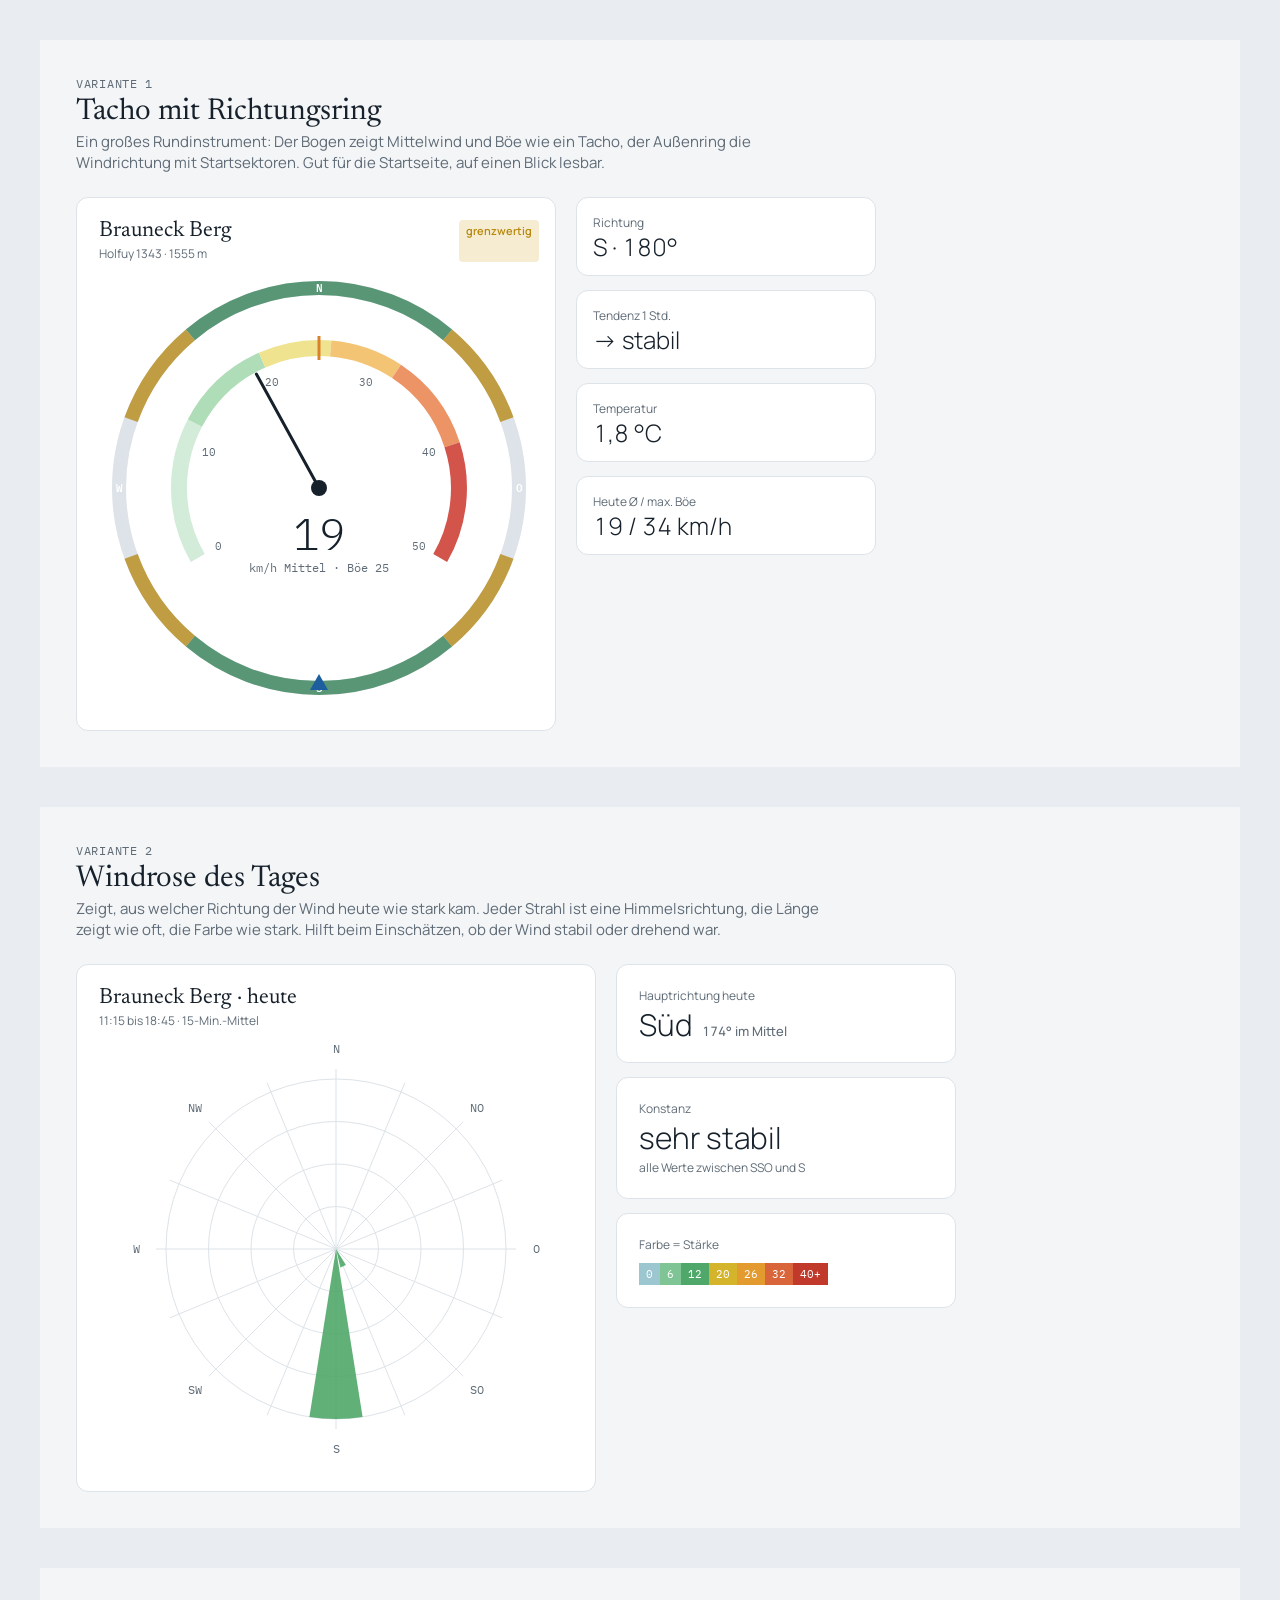
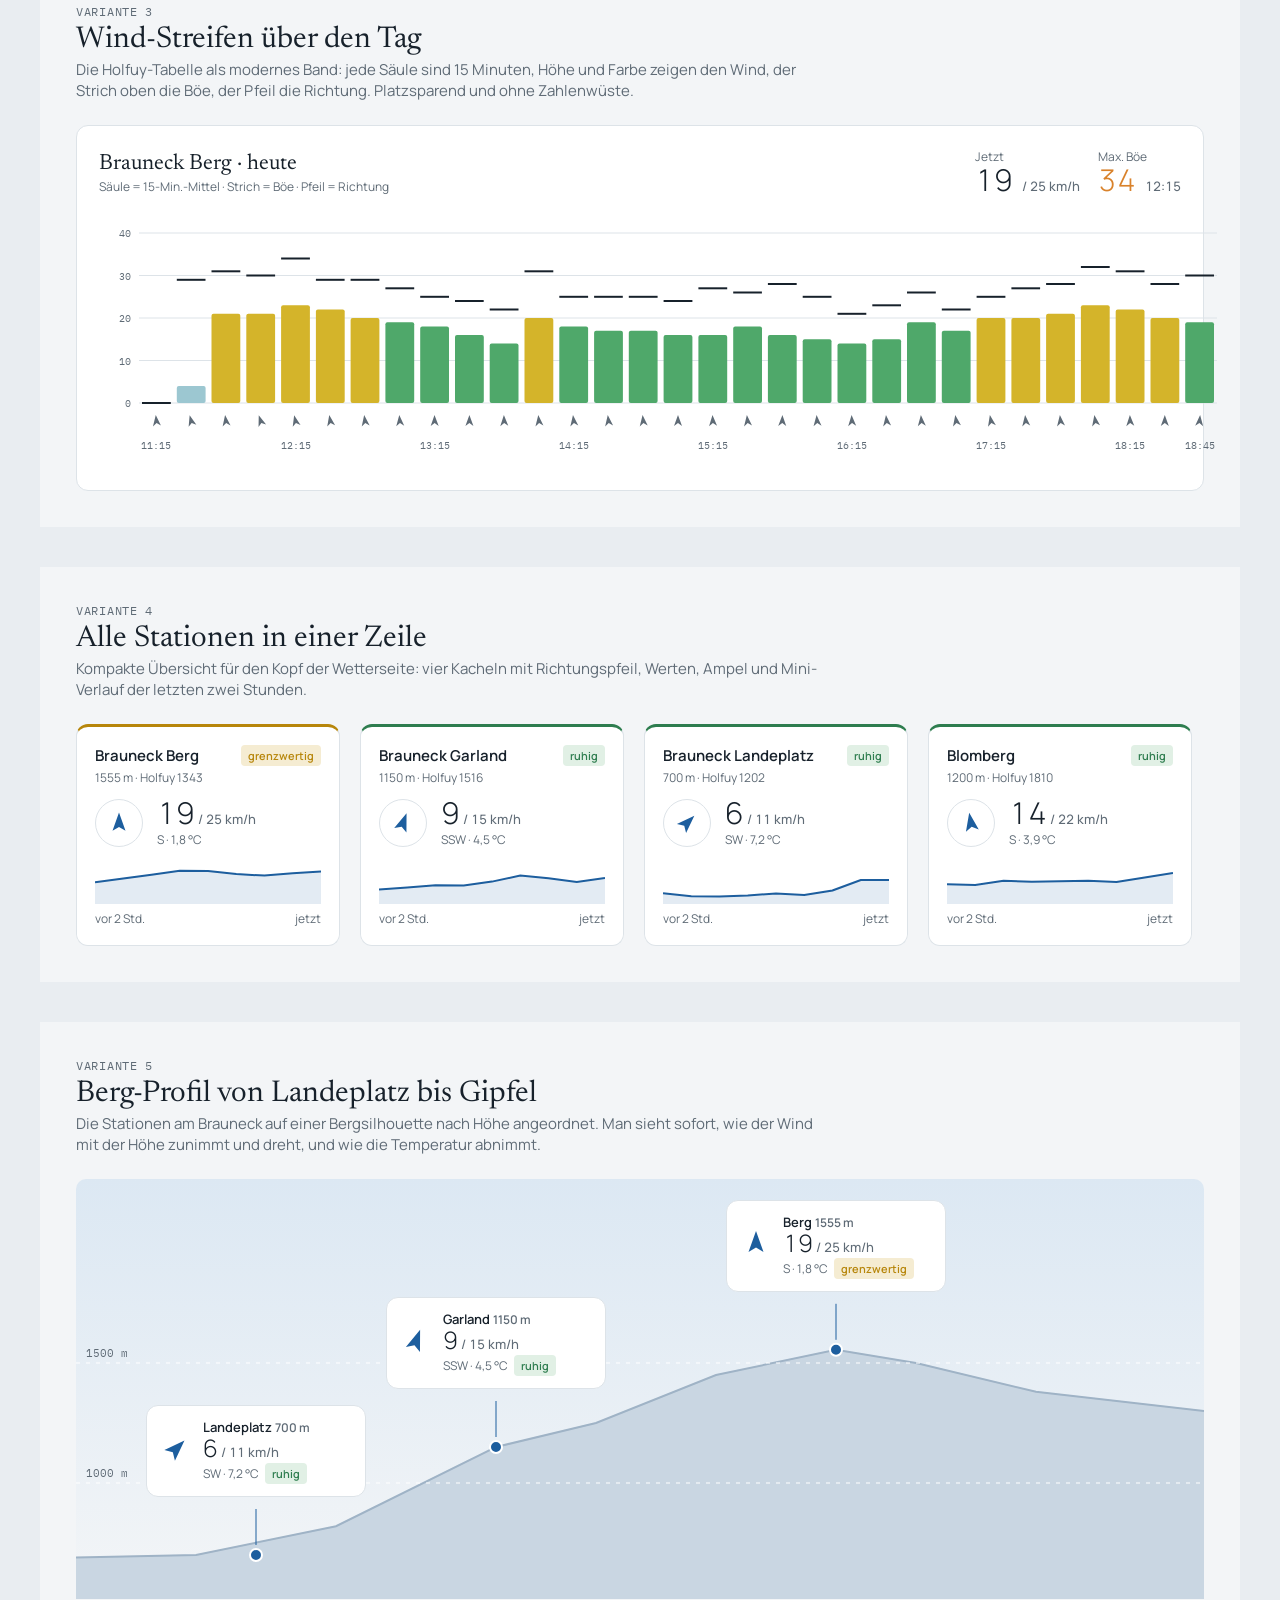
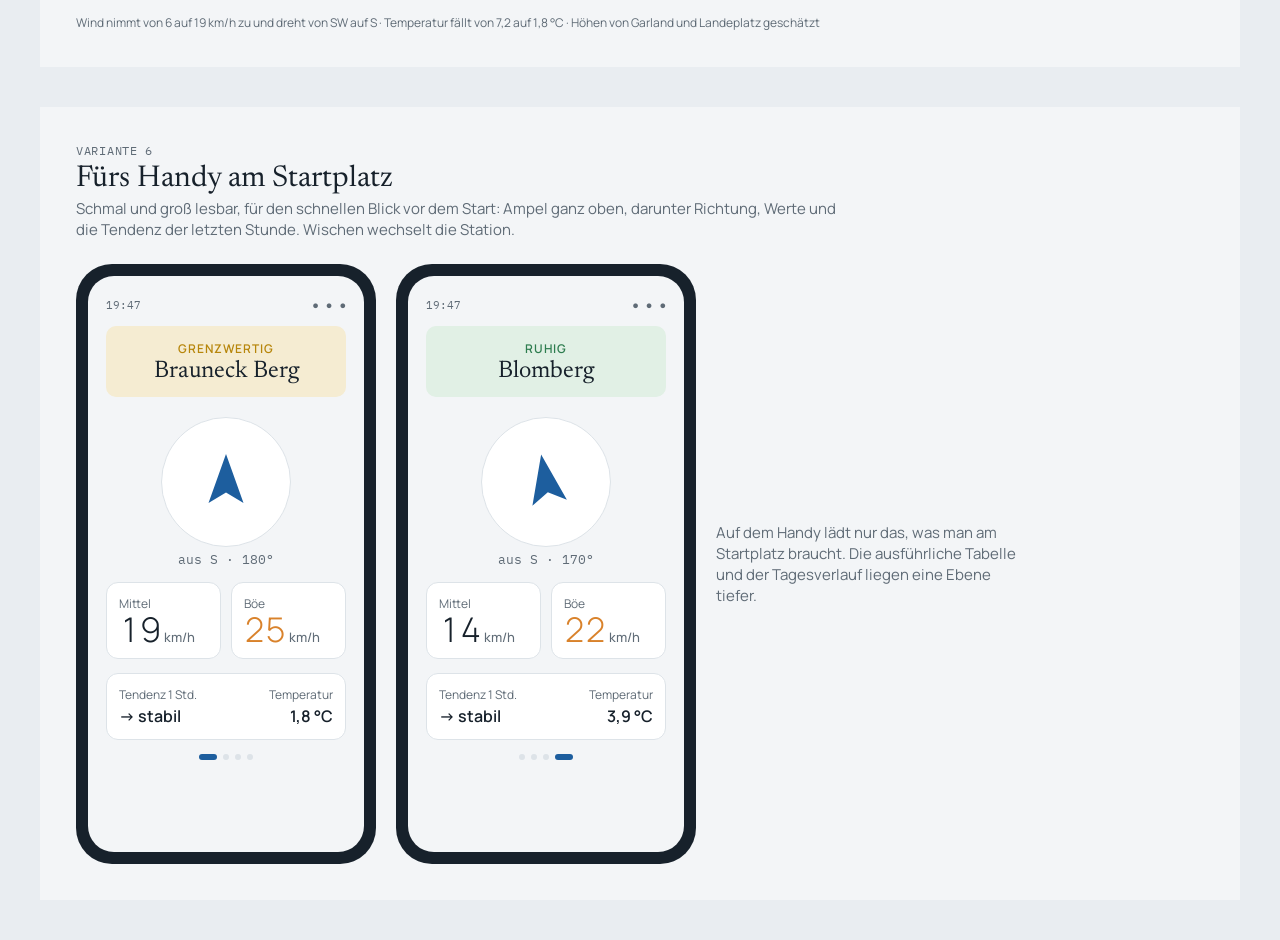
<file: entwurf/wind-designs/index.html>
<!doctype html>
<html lang="de"><head><meta charset="utf-8">
<link rel="stylesheet" href="https://fonts.googleapis.com/css2?family=Newsreader:ital,opsz,wght@0,6..72,300..500;1,6..72,300..500&family=Manrope:wght@300;400;500;600;700&family=IBM+Plex+Mono:wght@400;500&display=swap">
<style>
:root{--bg:#F3F5F7;--surface:#fff;--soft:#E8ECF0;--ink:#17212B;--muted:#5F6B76;--line:#DDE3E8;--accent:#1D5E9E;--ok:#2E7D4F;--warn:#B7860B;--bad:#C0392B;--ok-soft:#E1F0E5;--warn-soft:#F5ECD2;--bad-soft:#F6DEDA;--gust:#D9822B;
--fd:"Newsreader",Georgia,serif;--fb:"Manrope",system-ui,sans-serif;--fm:"IBM Plex Mono",ui-monospace,monospace}
*{box-sizing:border-box}body{margin:0;background:#E9EDF1;font-family:var(--fb);color:var(--ink);padding:40px;display:grid;gap:40px;justify-items:start}
.board{background:var(--bg);padding:36px;width:1200px;position:relative}
.board>.tag{font-family:var(--fm);font-size:12px;color:var(--muted);letter-spacing:.06em;text-transform:uppercase;margin-bottom:6px}
.board>h2{font-family:var(--fd);font-weight:400;font-size:30px;margin:0 0 4px}
.board>p.d{margin:0 0 24px;color:var(--muted);font-size:15px;max-width:760px}
.card{background:var(--surface);border:1px solid var(--line);border-radius:12px;padding:22px}
.k{font-size:12px;color:var(--muted)}
.v{font-weight:300;font-size:30px;line-height:1;font-variant-numeric:tabular-nums}
.v small{font-size:13px;font-weight:500;color:var(--muted);margin-left:3px}
.pill{font-size:11px;font-weight:600;padding:3px 7px;border-radius:4px;display:inline-block}
.ok{background:var(--ok-soft);color:var(--ok)}.warn{background:var(--warn-soft);color:var(--warn)}.bad{background:var(--bad-soft);color:var(--bad)}
.mono{font-family:var(--fm)}
svg text{font-family:var(--fm)}
.h3{font-family:var(--fd);font-size:22px;font-weight:400;margin:0}
.meta{font-size:12px;color:var(--muted);margin-top:3px}
.row{display:flex;gap:20px;align-items:stretch}
.b0{background:#E4F0F2}.b1{background:#D3EBD9}.b2{background:#AEDDB8}.b3{background:#EFE38F}.b4{background:#F3C474}.b5{background:#EC9466}.b6{background:#D2544B;color:#fff}
</style></head><body>

<!-- 1 Tacho -->
<section class="board" id="d1">
  <div class="tag">Variante 1</div><h2>Tacho mit Richtungsring</h2>
  <p class="d">Ein großes Rundinstrument: Der Bogen zeigt Mittelwind und Böe wie ein Tacho, der Außenring die Windrichtung mit Startsektoren. Gut für die Startseite, auf einen Blick lesbar.</p>
  <div class="row" id="r1"></div>
</section>

<!-- 2 Windrose -->
<section class="board" id="d2">
  <div class="tag">Variante 2</div><h2>Windrose des Tages</h2>
  <p class="d">Zeigt, aus welcher Richtung der Wind heute wie stark kam. Jeder Strahl ist eine Himmelsrichtung, die Länge zeigt wie oft, die Farbe wie stark. Hilft beim Einschätzen, ob der Wind stabil oder drehend war.</p>
  <div class="row" id="r2"></div>
</section>

<!-- 3 Wind-Streifen -->
<section class="board" id="d3">
  <div class="tag">Variante 3</div><h2>Wind-Streifen über den Tag</h2>
  <p class="d">Die Holfuy-Tabelle als modernes Band: jede Säule sind 15 Minuten, Höhe und Farbe zeigen den Wind, der Strich oben die Böe, der Pfeil die Richtung. Platzsparend und ohne Zahlenwüste.</p>
  <div id="r3"></div>
</section>

<!-- 4 Übersicht alle Stationen -->
<section class="board" id="d4">
  <div class="tag">Variante 4</div><h2>Alle Stationen in einer Zeile</h2>
  <p class="d">Kompakte Übersicht für den Kopf der Wetterseite: vier Kacheln mit Richtungspfeil, Werten, Ampel und Mini-Verlauf der letzten zwei Stunden.</p>
  <div class="row" id="r4"></div>
</section>

<!-- 5 Höhenprofil -->
<section class="board" id="d5">
  <div class="tag">Variante 5</div><h2>Berg-Profil von Landeplatz bis Gipfel</h2>
  <p class="d">Die Stationen am Brauneck auf einer Bergsilhouette nach Höhe angeordnet. Man sieht sofort, wie der Wind mit der Höhe zunimmt und dreht, und wie die Temperatur abnimmt.</p>
  <div id="r5"></div>
</section>

<!-- 6 Handy -->
<section class="board" id="d6">
  <div class="tag">Variante 6</div><h2>Fürs Handy am Startplatz</h2>
  <p class="d">Schmal und groß lesbar, für den schnellen Blick vor dem Start: Ampel ganz oben, darunter Richtung, Werte und die Tendenz der letzten Stunde. Wischen wechselt die Station.</p>
  <div class="row" id="r6"></div>
</section>

<script>
const T=[];for(let m=11*60+15;m<=18*60+45;m+=15)T.push(String(Math.floor(m/60)).padStart(2,'0')+':'+String(m%60).padStart(2,'0'));
const B={m:[0,4,21,21,23,22,20,19,18,16,14,20,18,17,17,16,16,18,16,15,14,15,19,17,20,20,21,23,22,20,19],
g:[0,29,31,30,34,29,29,27,25,24,22,31,25,25,25,24,27,26,28,25,21,23,26,22,25,27,28,32,31,28,30],
d:[174,165,172,161,167,170,172,175,179,180,178,174,173,173,174,180,177,174,181,175,177,174,175,171,169,174,174,171,178,180,185]};
const ST=[{id:1343,n:'Brauneck Berg',alt:1555,m:19,g:25,d:180,t:1.8,s:'warn',st:'grenzwertig'},
{id:1516,n:'Brauneck Garland',alt:1150,m:9,g:15,d:200,t:4.5,s:'ok',st:'ruhig'},
{id:1202,n:'Brauneck Landeplatz',alt:700,m:6,g:11,d:225,t:7.2,s:'ok',st:'ruhig'},
{id:1810,n:'Blomberg',alt:1200,m:14,g:22,d:170,t:3.9,s:'ok',st:'ruhig'}];
const DIRS=['N','NNO','NO','ONO','O','OSO','SO','SSO','S','SSW','SW','WSW','W','WNW','NW','NNW'];
const dn=d=>DIRS[Math.round(((d%360)+360)%360/22.5)%16];
const col=v=>v<6?'#E4F0F2':v<12?'#D3EBD9':v<20?'#AEDDB8':v<26?'#EFE38F':v<32?'#F3C474':v<40?'#EC9466':'#D2544B';
const colS=v=>v<6?'#9CC7D1':v<12?'#7FC495':v<20?'#4FA86A':v<26?'#D4B42A':v<32?'#E39A2E':v<40?'#D9663A':'#C0392B';
const P=(cx,cy,r,a)=>{a=(a-90)*Math.PI/180;return[cx+r*Math.cos(a),cy+r*Math.sin(a)]};
const f=n=>n.toFixed(1);
function arcP(cx,cy,r,a0,a1){const p0=P(cx,cy,r,a0),p1=P(cx,cy,r,a1);return `M${f(p0[0])} ${f(p0[1])} A${r} ${r} 0 ${(a1-a0)%360>180?1:0} 1 ${f(p1[0])} ${f(p1[1])}`}
const arrow=(d,s=20,c='currentColor')=>`<svg width="${s}" height="${s}" viewBox="0 0 20 20"><g transform="rotate(${d+180} 10 10)"><path d="M10 2 L15 16 L10 13 L5 16Z" fill="${c}"/></g></svg>`;

// 1 Tacho
(function(){
 const W=440,c=220,r=140;let s=`<svg width="${W}" height="${W}" viewBox="0 0 ${W} ${W}">`;
 // direction ring
 s+=`<circle cx="${c}" cy="${c}" r="200" fill="none" stroke="var(--line)" stroke-width="14"/>`;
 [[320,40],[140,220]].forEach(a=>s+=`<path d="${arcP(c,c,200,a[0],a[1]+(a[1]<a[0]?360:0))}" fill="none" stroke="var(--ok)" stroke-width="14" opacity=".75"/>`);
 [[290,320],[40,70],[110,140],[220,250]].forEach(a=>s+=`<path d="${arcP(c,c,200,a[0],a[1])}" fill="none" stroke="var(--warn)" stroke-width="14" opacity=".75"/>`);
 [['N',0],['O',90],['S',180],['W',270]].forEach(([l,a])=>{const p=P(c,c,200,a);s+=`<text x="${p[0]}" y="${p[1]+4}" text-anchor="middle" font-size="11" fill="#fff" font-weight="600" dominant-baseline="middle" dy="-3">${l}</text>`});
 const p=P(c,c,176,180);s+=`<g transform="rotate(180 ${c} ${c})"><path d="M${c} ${c-186} l-9 -16 h18z" fill="var(--accent)"/></g>`;
 // speed gauge 0..50 over 240deg (-120..120)
 const sc=v=>-120+240*Math.min(v,50)/50;
 [[0,12,'#D3EBD9'],[12,20,'#AEDDB8'],[20,26,'#EFE38F'],[26,32,'#F3C474'],[32,40,'#EC9466'],[40,50,'#D2544B']].forEach(([a,b,cl])=>s+=`<path d="${arcP(c,c,r,sc(a),sc(b))}" fill="none" stroke="${cl}" stroke-width="16"/>`);
 for(let v=0;v<=50;v+=10){const q=P(c,c,r-24,sc(v));s+=`<text x="${q[0]}" y="${q[1]+4}" text-anchor="middle" font-size="11" fill="var(--muted)">${v}</text>`}
 const g1=P(c,c,r+12,sc(25)),g2=P(c,c,r-12,sc(25));s+=`<line x1="${g1[0]}" y1="${g1[1]}" x2="${g2[0]}" y2="${g2[1]}" stroke="var(--gust)" stroke-width="3"/>`;
 s+=`<g transform="rotate(${sc(19)} ${c} ${c})"><line x1="${c}" y1="${c}" x2="${c}" y2="${c-r+10}" stroke="var(--ink)" stroke-width="3" stroke-linecap="round"/></g><circle cx="${c}" cy="${c}" r="8" fill="var(--ink)"/>`;
 s+=`<text x="${c}" y="${c+62}" text-anchor="middle" font-size="44" font-family="Manrope" font-weight="300" fill="var(--ink)">19</text><text x="${c}" y="${c+84}" text-anchor="middle" font-size="12" fill="var(--muted)">km/h Mittel · Böe 25</text></svg>`;
 document.getElementById('r1').innerHTML=`<div class="card" style="width:480px;display:grid;justify-items:center;gap:6px"><div style="width:100%;display:flex;justify-content:space-between"><div><p class="h3">Brauneck Berg</p><div class="meta">Holfuy 1343 · 1555 m</div></div><span class="pill warn">grenzwertig</span></div>${s}</div>
 <div style="display:grid;gap:14px;align-content:start;width:300px">${[['Richtung','S · 180°'],['Tendenz 1 Std.','→ stabil'],['Temperatur','1,8 °C'],['Heute Ø / max. Böe','19 / 34 km/h']].map(([k,v])=>`<div class="card" style="padding:16px"><div class="k">${k}</div><div class="v" style="font-size:24px;margin-top:4px">${v}</div></div>`).join('')}</div>`;
})();

// 2 Windrose
(function(){
 const W=440,c=220;let s=`<svg width="${W}" height="${W}" viewBox="0 0 ${W} ${W}">`;
 const bins=Array.from({length:16},()=>({n:0,sum:0}));B.d.forEach((d,i)=>{if(B.m[i]<2)return;const b=Math.round(d/22.5)%16;bins[b].n++;bins[b].sum+=B.m[i]});
 // add plausible neighbours for visual
 
 const max=Math.max(...bins.map(b=>b.n));
 [0.25,.5,.75,1].forEach(q=>s+=`<circle cx="${c}" cy="${c}" r="${170*q}" fill="none" stroke="var(--line)"/>`);
 for(let i=0;i<16;i++){const a=i*22.5,p=P(c,c,180,a);s+=`<line x1="${c}" y1="${c}" x2="${p[0]}" y2="${p[1]}" stroke="var(--line)"/>`}
 bins.forEach((b,i)=>{if(!b.n)return;const len=170*b.n/max,a0=i*22.5-9,a1=i*22.5+9,p0=P(c,c,len,a0),p1=P(c,c,len,a1);const avg=b.sum/b.n;
  s+=`<path d="M${c} ${c} L${f(p0[0])} ${f(p0[1])} A${len} ${len} 0 0 1 ${f(p1[0])} ${f(p1[1])}Z" fill="${colS(avg)}" opacity=".9"/>`});
 DIRS.forEach((l,i)=>{if(i%2)return;const p=P(c,c,200,i*22.5);s+=`<text x="${p[0]}" y="${p[1]+4}" text-anchor="middle" font-size="12" fill="var(--muted)">${l}</text>`});
 s+=`</svg>`;
 document.getElementById('r2').innerHTML=`<div class="card" style="width:520px;display:grid;justify-items:center"><div style="width:100%"><p class="h3">Brauneck Berg · heute</p><div class="meta">11:15 bis 18:45 · 15-Min.-Mittel</div></div>${s}</div>
 <div style="display:grid;gap:14px;align-content:start;width:340px"><div class="card"><div class="k">Hauptrichtung heute</div><div class="v" style="margin-top:6px">Süd <small>174° im Mittel</small></div></div>
 <div class="card"><div class="k">Konstanz</div><div class="v" style="margin-top:6px">sehr stabil</div><div class="meta" style="margin-top:6px">alle Werte zwischen SSO und S</div></div>
 <div class="card"><div class="k">Farbe = Stärke</div><div style="display:flex;margin-top:10px" class="mono">${[[0,'#9CC7D1'],[6,'#7FC495'],[12,'#4FA86A'],[20,'#D4B42A'],[26,'#E39A2E'],[32,'#D9663A'],['40+','#C0392B']].map(([v,c])=>`<span style="background:${c};color:#fff;font-size:11px;padding:4px 7px">${v}</span>`).join('')}</div></div></div>`;
})();

// 3 Streifen
(function(){
 const W=1128,H=260,L=40,R=10,top=30,base=200,n=T.length,bw=(W-L-R)/n;let s=`<svg width="${W}" height="${H}" viewBox="0 0 ${W} ${H}">`;
 const y=v=>base-(base-top)*v/40;
 [0,10,20,30,40].forEach(v=>s+=`<line x1="${L}" x2="${W-R}" y1="${y(v)}" y2="${y(v)}" stroke="var(--line)"/><text x="${L-8}" y="${y(v)+4}" text-anchor="end" font-size="10" fill="var(--muted)">${v}</text>`);
 B.m.forEach((m,i)=>{const x=L+i*bw+3,w=bw-6;s+=`<rect x="${f(x)}" y="${f(y(m))}" width="${f(w)}" height="${f(base-y(m))}" rx="2" fill="${colS(m)}"/>`;
  s+=`<line x1="${f(x)}" x2="${f(x+w)}" y1="${f(y(B.g[i]))}" y2="${f(y(B.g[i]))}" stroke="var(--ink)" stroke-width="2"/>`;
  s+=`<g transform="translate(${f(x+w/2)} ${base+18}) rotate(${B.d[i]+180})"><path d="M0 -6 L4 5 L0 2 L-4 5Z" fill="var(--muted)"/></g>`;
  if(i%4===0||i===n-1)s+=`<text x="${f(x+w/2)}" y="${base+46}" text-anchor="middle" font-size="10" fill="var(--muted)">${T[i]}</text>`});
 s+=`</svg>`;
 document.getElementById('r3').innerHTML=`<div class="card"><div style="display:flex;justify-content:space-between;align-items:end;margin-bottom:8px"><div><p class="h3">Brauneck Berg · heute</p><div class="meta">Säule = 15-Min.-Mittel · Strich = Böe · Pfeil = Richtung</div></div><div style="display:flex;gap:18px"><div><div class="k">Jetzt</div><div class="v">19 <small>/ 25 km/h</small></div></div><div><div class="k">Max. Böe</div><div class="v" style="color:var(--gust)">34 <small>12:15</small></div></div></div></div>${s}</div>`;
})();

// 4 Übersicht
(function(){
 const spark=(seed,end,col)=>{let v=end*.7,pts=[];let r=seed;for(let i=0;i<9;i++){r=(r*16807)%2147483647;v+= (end-v)*.25+((r/2147483647)-.5)*4;pts.push(i===8?end:v)}const mx=Math.max(...pts,end)+4;return `<svg width="100%" height="44" viewBox="0 0 200 44" preserveAspectRatio="none"><path d="${pts.map((p,i)=>(i?'L':'M')+(i*25)+' '+f(44-40*p/mx)).join(' ')} L200 44 L0 44Z" fill="${col}" opacity=".12"/><path d="${pts.map((p,i)=>(i?'L':'M')+(i*25)+' '+f(44-40*p/mx)).join(' ')}" fill="none" stroke="${col}" stroke-width="2"/></svg>`};
 document.getElementById('r4').innerHTML=ST.map(s=>`<div class="card" style="width:264px;display:grid;gap:12px;padding:18px;border-top:3px solid var(--${s.s})"><div style="display:flex;justify-content:space-between;align-items:start"><div><div style="font-weight:600;font-size:15px">${s.n}</div><div class="meta">${s.alt} m · Holfuy ${s.id}</div></div><span class="pill ${s.s}">${s.st}</span></div>
 <div style="display:flex;align-items:center;gap:14px"><div style="width:48px;height:48px;border-radius:50%;border:1px solid var(--line);display:grid;place-items:center;color:var(--accent)">${arrow(s.d,26)}</div><div><div class="v">${s.m}<small>/ ${s.g} km/h</small></div><div class="meta">${dn(s.d)} · ${String(s.t).replace('.',',')} °C</div></div></div>${spark(s.id,s.m,'#1D5E9E')}<div class="meta" style="margin-top:-6px;display:flex;justify-content:space-between"><span>vor 2 Std.</span><span>jetzt</span></div></div>`).join('');
})();

// 5 Profil
(function(){
 const W=1128,H=420;let s=`<svg width="${W}" height="${H}" viewBox="0 0 ${W} ${H}">`;
 const y=a=>400-(a-600)/(1600-600)*240;
 s+=`<defs><linearGradient id="sky" x1="0" y1="0" x2="0" y2="1"><stop offset="0" stop-color="#DCE8F3"/><stop offset="1" stop-color="#F3F5F7"/></linearGradient></defs><rect width="${W}" height="${H}" fill="url(#sky)" rx="10"/>`;
 s+=`<path d="M0 ${y(690)} L120 ${y(700)} L260 ${y(820)} L420 ${y(1150)} L520 ${y(1250)} L640 ${y(1450)} L760 ${y(1555)} L840 ${y(1500)} L960 ${y(1380)} L1128 ${y(1300)} L1128 ${H} L0 ${H}Z" fill="#C9D6E2"/>`;
 s+=`<path d="M0 ${y(690)} L120 ${y(700)} L260 ${y(820)} L420 ${y(1150)} L520 ${y(1250)} L640 ${y(1450)} L760 ${y(1555)} L840 ${y(1500)} L960 ${y(1380)} L1128 ${y(1300)}" fill="none" stroke="#9FB3C6" stroke-width="2"/>`;
 [1000,1500].forEach(a=>s+=`<line x1="0" x2="${W}" y1="${y(a)}" y2="${y(a)}" stroke="#fff" stroke-dasharray="4 6"/><text x="10" y="${y(a)-6}" font-size="11" fill="var(--muted)">${a} m</text>`);
 const pts=[[180,700,ST[2]],[420,1150,ST[1]],[760,1555,ST[0]]];
 pts.forEach(([x,a,st])=>{const yy=y(a);s+=`<circle cx="${x}" cy="${yy}" r="6" fill="var(--accent)" stroke="#fff" stroke-width="2"/><line x1="${x}" x2="${x}" y1="${yy-10}" y2="${yy-46}" stroke="var(--accent)" stroke-width="1"/>`;
  s+=`<foreignObject x="${x-110}" y="${yy-150}" width="220" height="104"><div xmlns="http://www.w3.org/1999/xhtml" class="card" style="padding:12px 14px;display:flex;gap:12px;align-items:center"><div style="color:var(--accent)">${arrow(st.d,30)}</div><div><div style="font-weight:600;font-size:13px">${st.n.replace('Brauneck ','')} <span class="meta">${a} m</span></div><div class="v" style="font-size:24px">${st.m}<small>/ ${st.g} km/h</small></div><div class="meta">${dn(st.d)} · ${String(st.t).replace('.',',')} °C <span class="pill ${st.s}" style="margin-left:4px">${st.st}</span></div></div></div></foreignObject>`});
 s+=`</svg>`;
 document.getElementById('r5').innerHTML=s+`<div class="meta" style="margin-top:10px">Wind nimmt von 6 auf 19 km/h zu und dreht von SW auf S · Temperatur fällt von 7,2 auf 1,8 °C · Höhen von Garland und Landeplatz geschätzt</div>`;
})();

// 6 Handy
(function(){
 const phone=(st,big)=>`<div style="width:300px;height:600px;border-radius:36px;background:#17212B;padding:12px"><div style="background:var(--bg);border-radius:26px;height:100%;padding:22px 18px;display:grid;gap:14px;align-content:start;overflow:hidden">
 <div style="display:flex;justify-content:space-between;font-size:11px;color:var(--muted)" class="mono"><span>19:47</span><span>● ● ●</span></div>
 <div style="background:var(--${st.s}-soft);color:var(--${st.s});border-radius:10px;padding:14px;text-align:center"><div style="font-size:12px;font-weight:600;text-transform:uppercase;letter-spacing:.08em">${st.st}</div><div style="font-family:var(--fd);font-size:24px;color:var(--ink);margin-top:2px">${st.n}</div></div>
 <div style="display:grid;justify-items:center;gap:4px;margin-top:6px"><div style="width:130px;height:130px;border-radius:50%;border:1px solid var(--line);background:#fff;display:grid;place-items:center;color:var(--accent)">${arrow(st.d,70)}</div><div class="mono" style="font-size:13px;color:var(--muted)">aus ${dn(st.d)} · ${st.d}°</div></div>
 <div style="display:grid;grid-template-columns:1fr 1fr;gap:10px"><div class="card" style="padding:12px"><div class="k">Mittel</div><div class="v" style="font-size:34px">${st.m}<small>km/h</small></div></div><div class="card" style="padding:12px"><div class="k">Böe</div><div class="v" style="font-size:34px;color:var(--gust)">${st.g}<small>km/h</small></div></div></div>
 <div class="card" style="padding:12px;display:flex;justify-content:space-between;align-items:center"><div><div class="k">Tendenz 1 Std.</div><div style="font-weight:600;margin-top:2px">→ stabil</div></div><div style="text-align:right"><div class="k">Temperatur</div><div style="font-weight:600;margin-top:2px">${String(st.t).replace('.',',')} °C</div></div></div>
 <div style="display:flex;justify-content:center;gap:6px">${ST.map(x=>`<span style="width:${x===st?18:6}px;height:6px;border-radius:3px;background:${x===st?'var(--accent)':'var(--line)'}"></span>`).join('')}</div></div></div>`;
 document.getElementById('r6').innerHTML=phone(ST[0])+phone(ST[3])+`<div style="align-self:center;max-width:300px;color:var(--muted);font-size:15px">Auf dem Handy lädt nur das, was man am Startplatz braucht. Die ausführliche Tabelle und der Tagesverlauf liegen eine Ebene tiefer.</div>`;
})();
</script></body></html>
</file>
